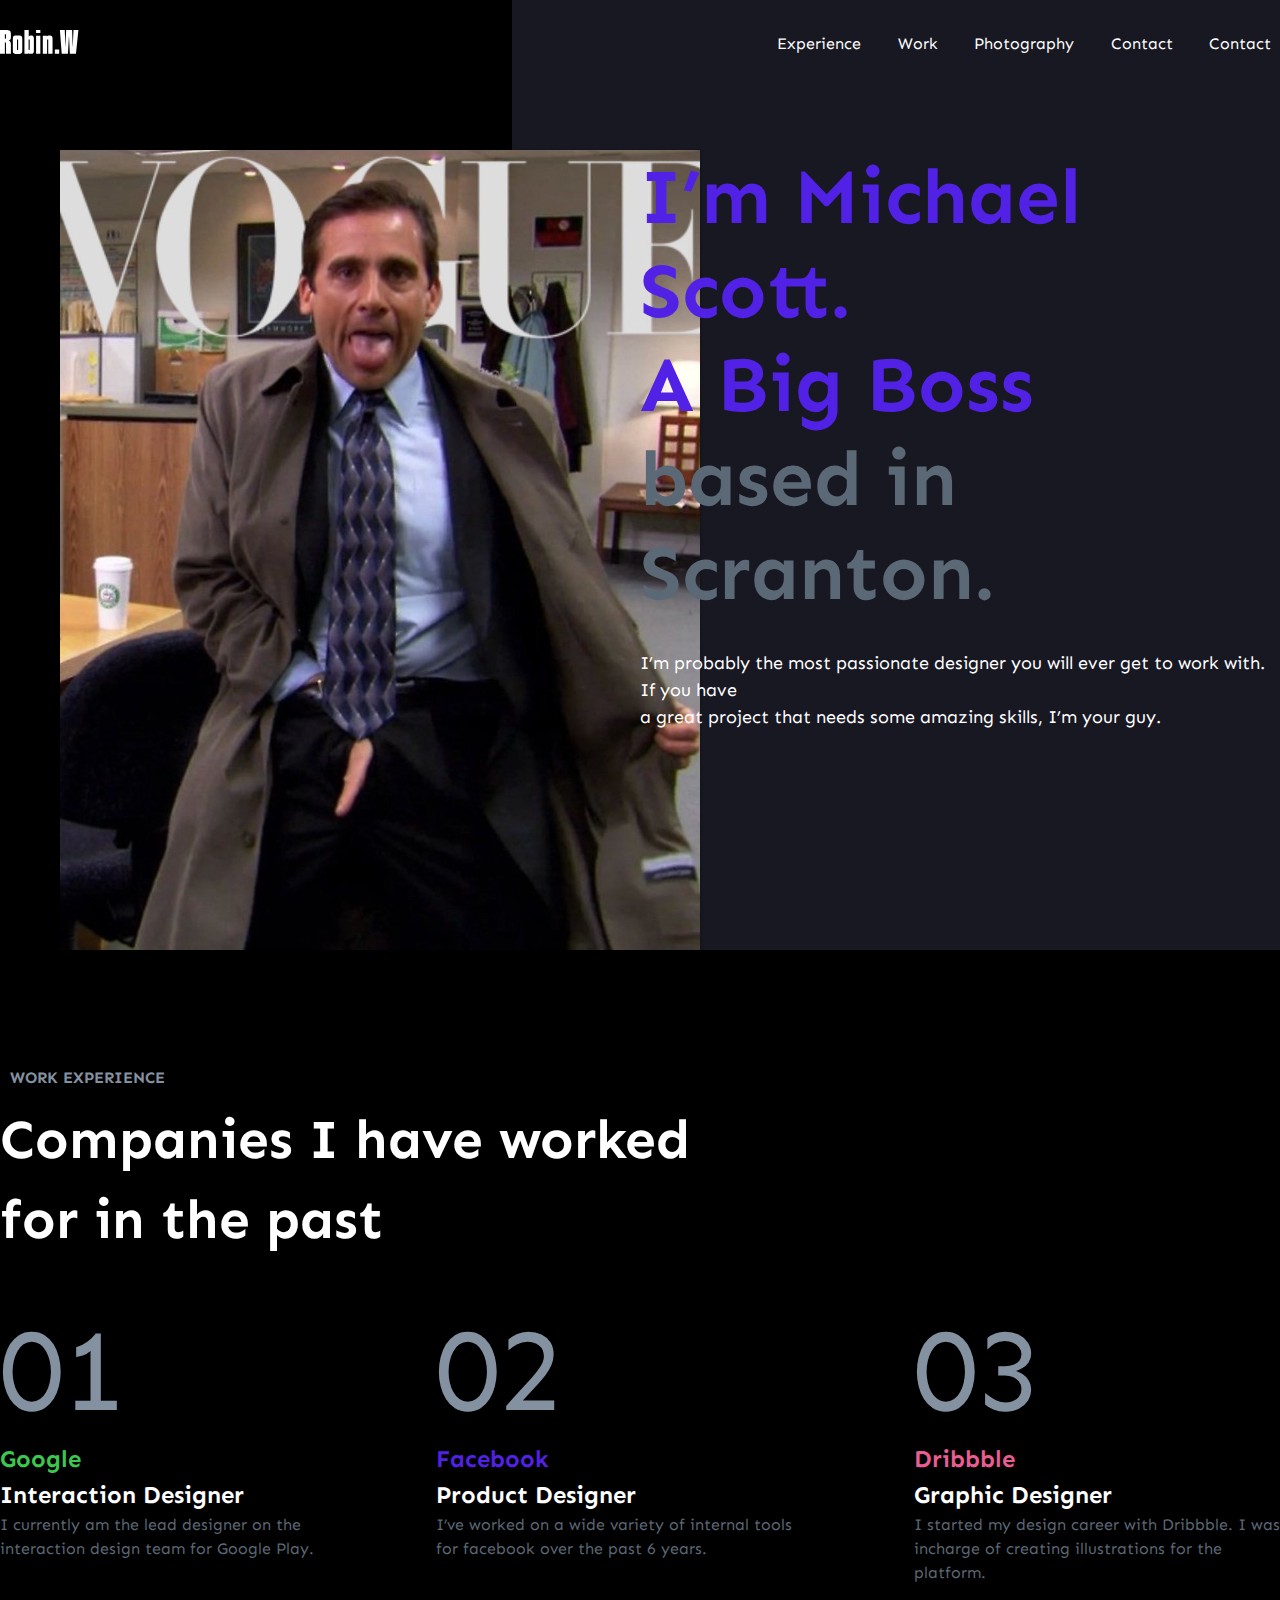
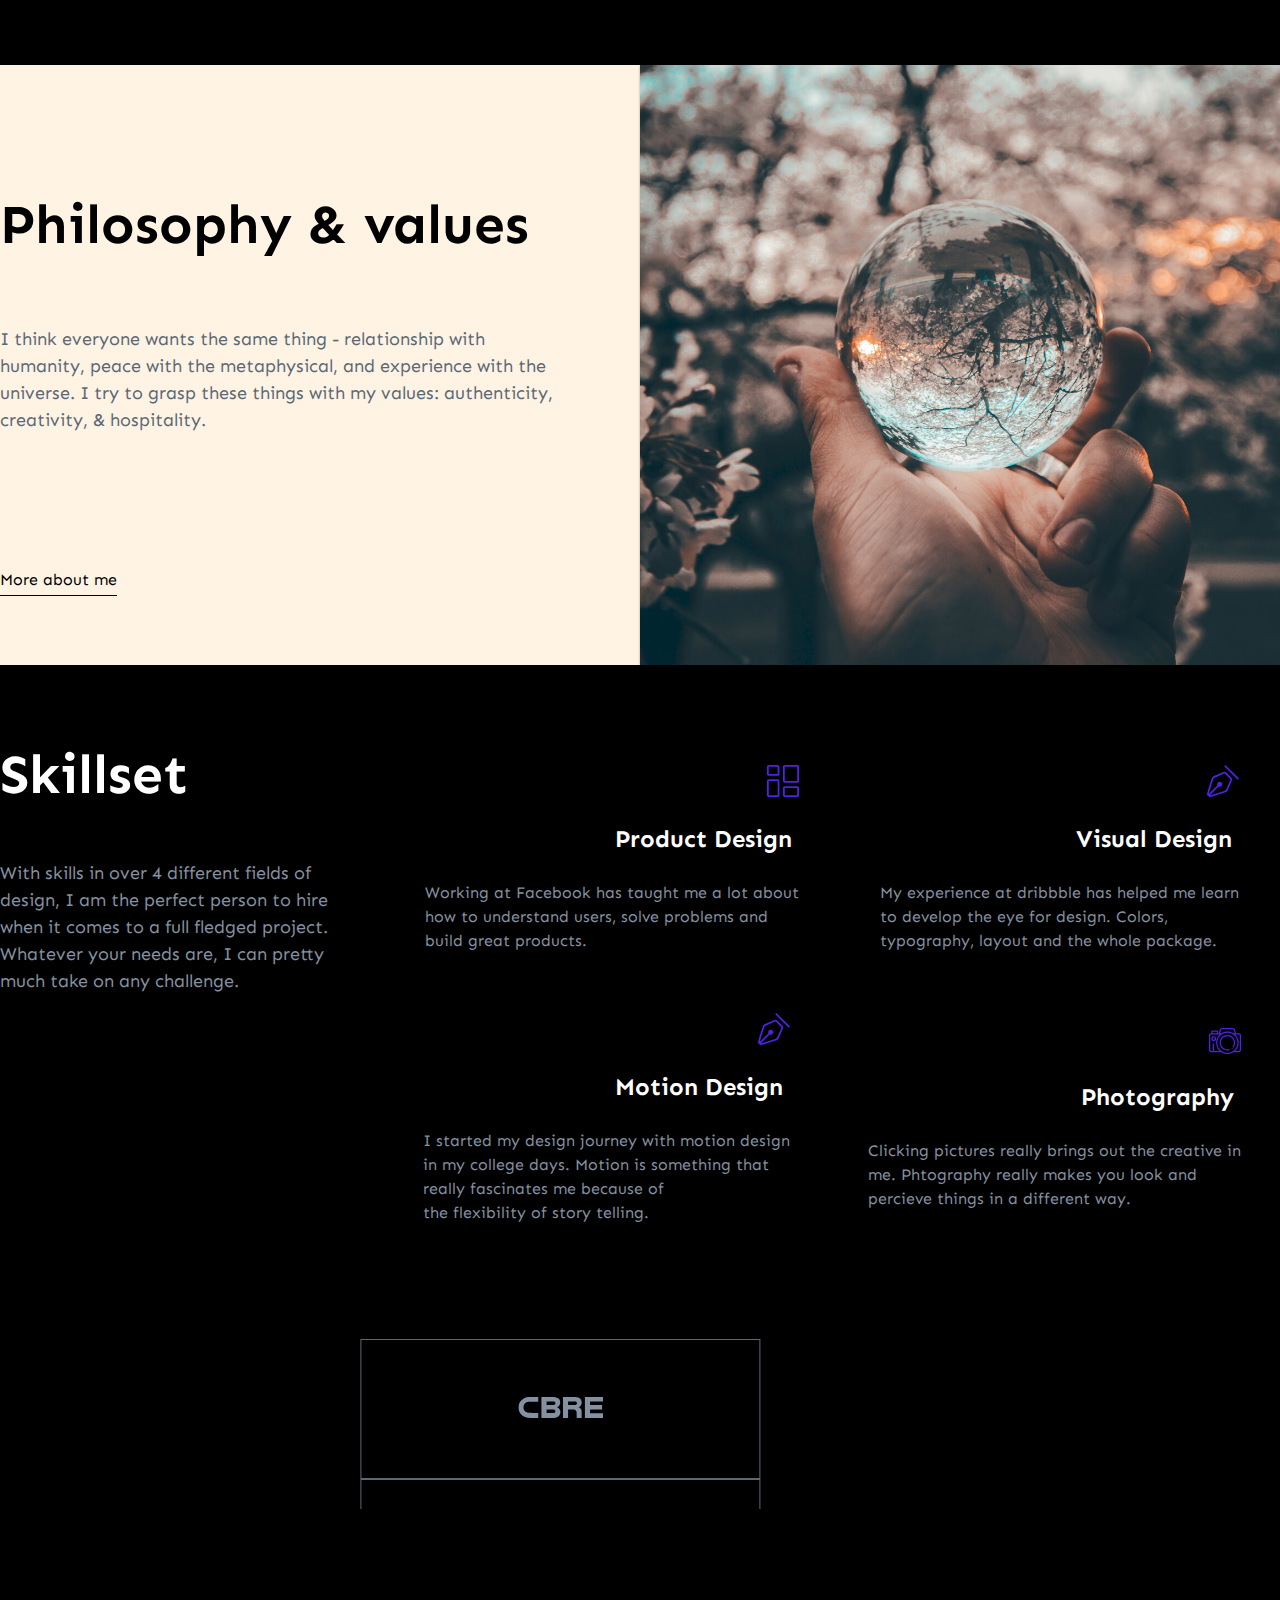
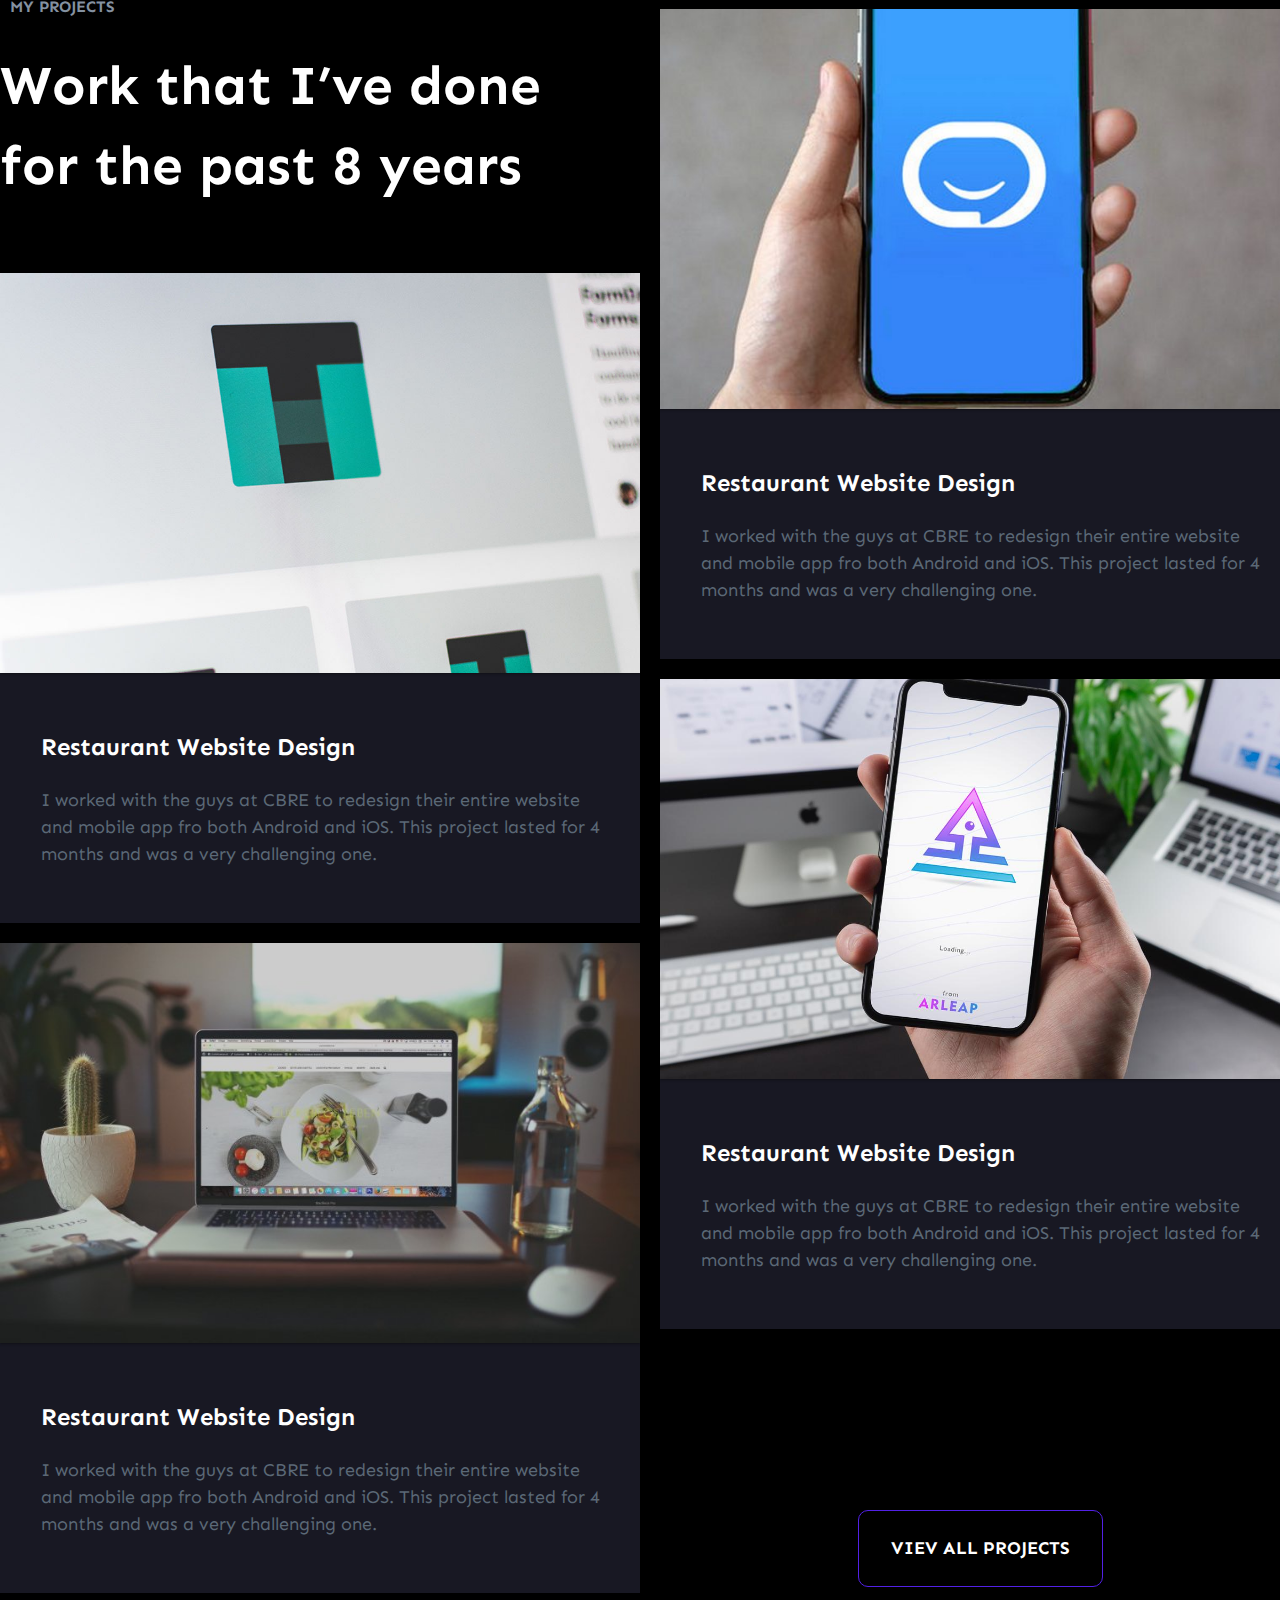
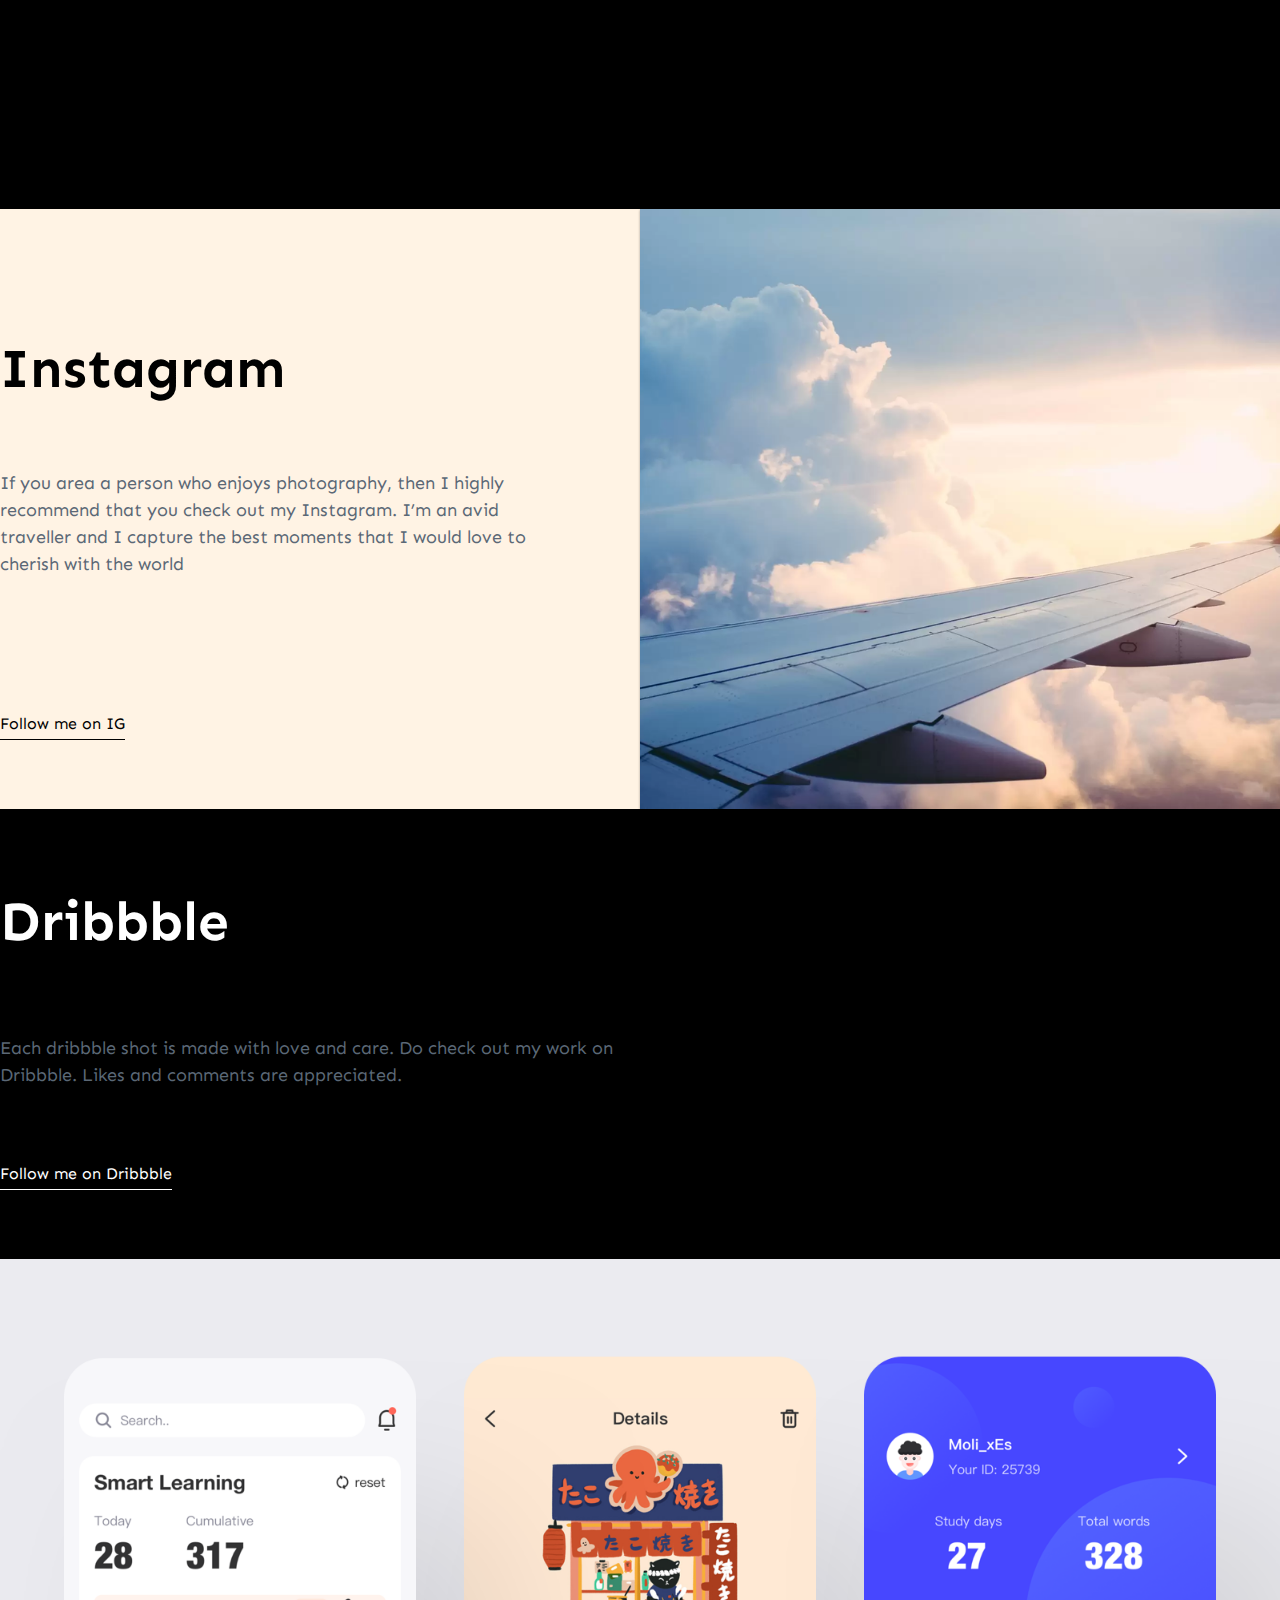
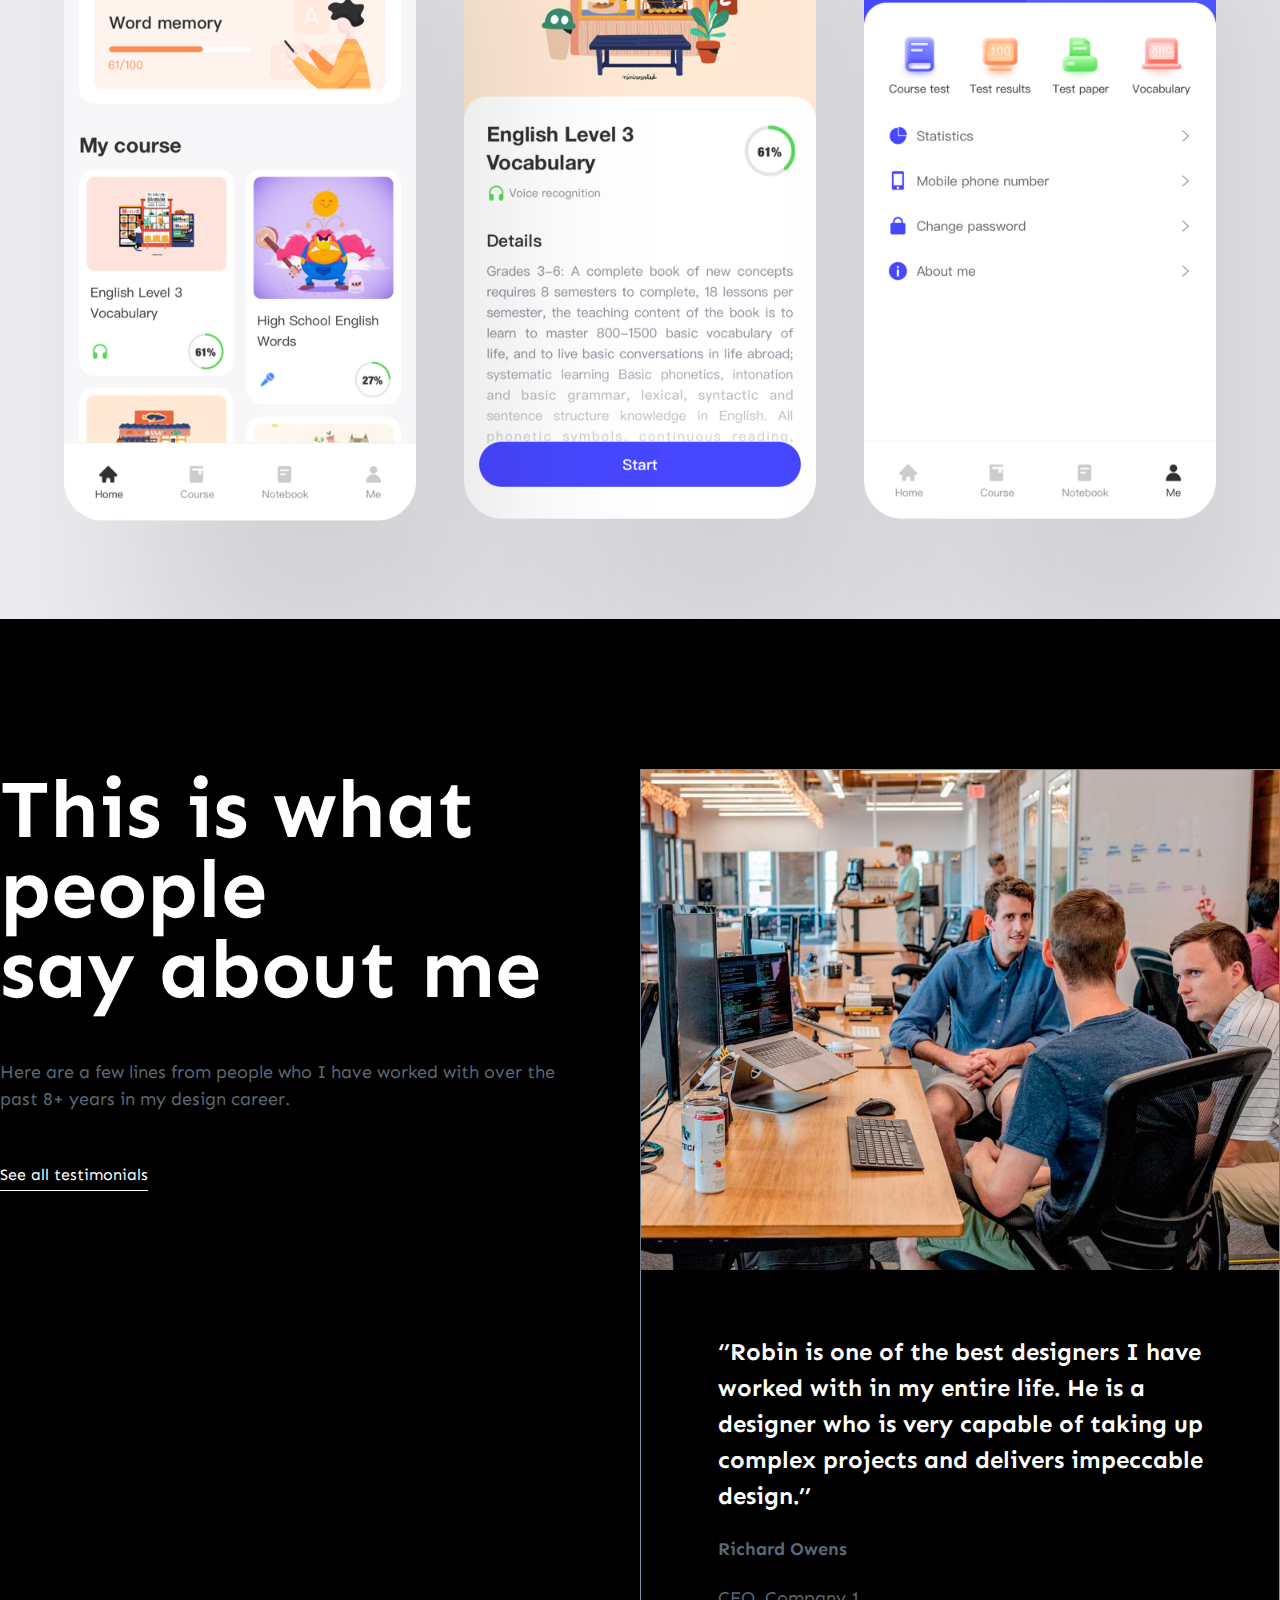
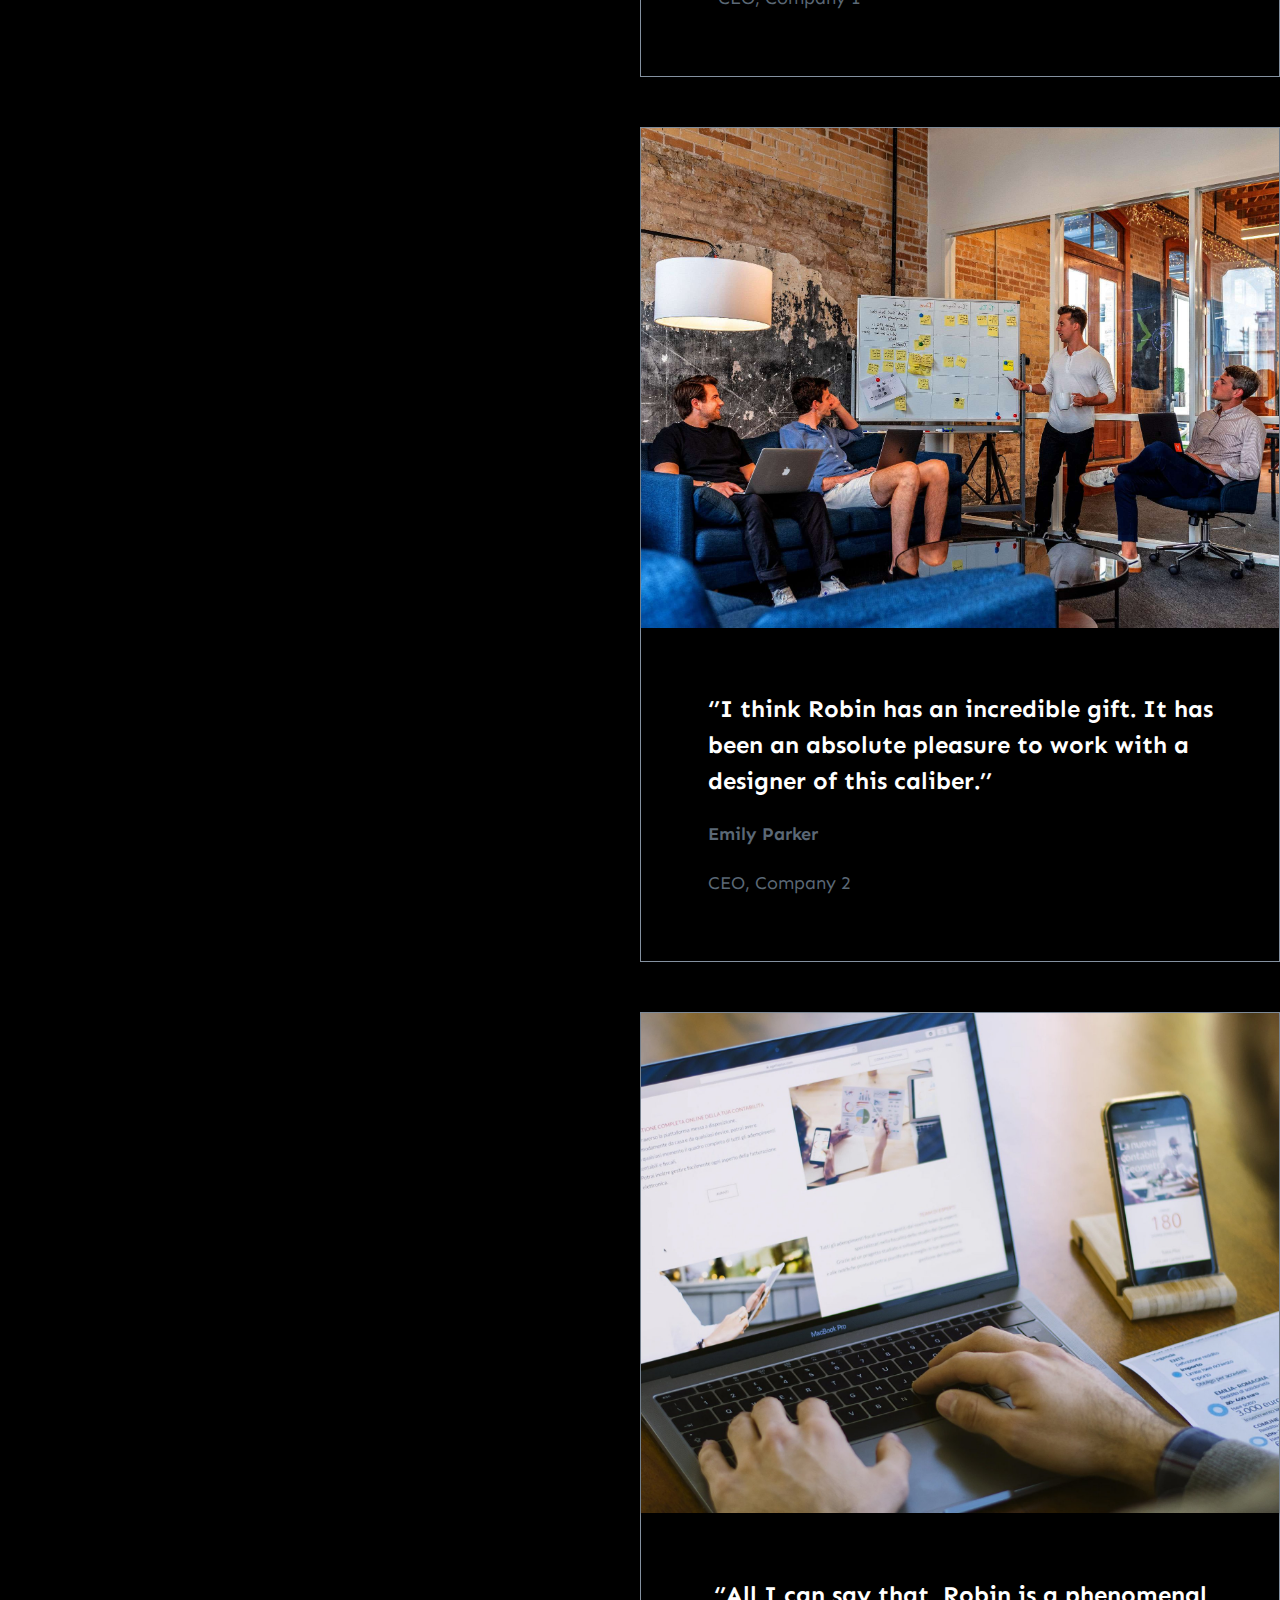
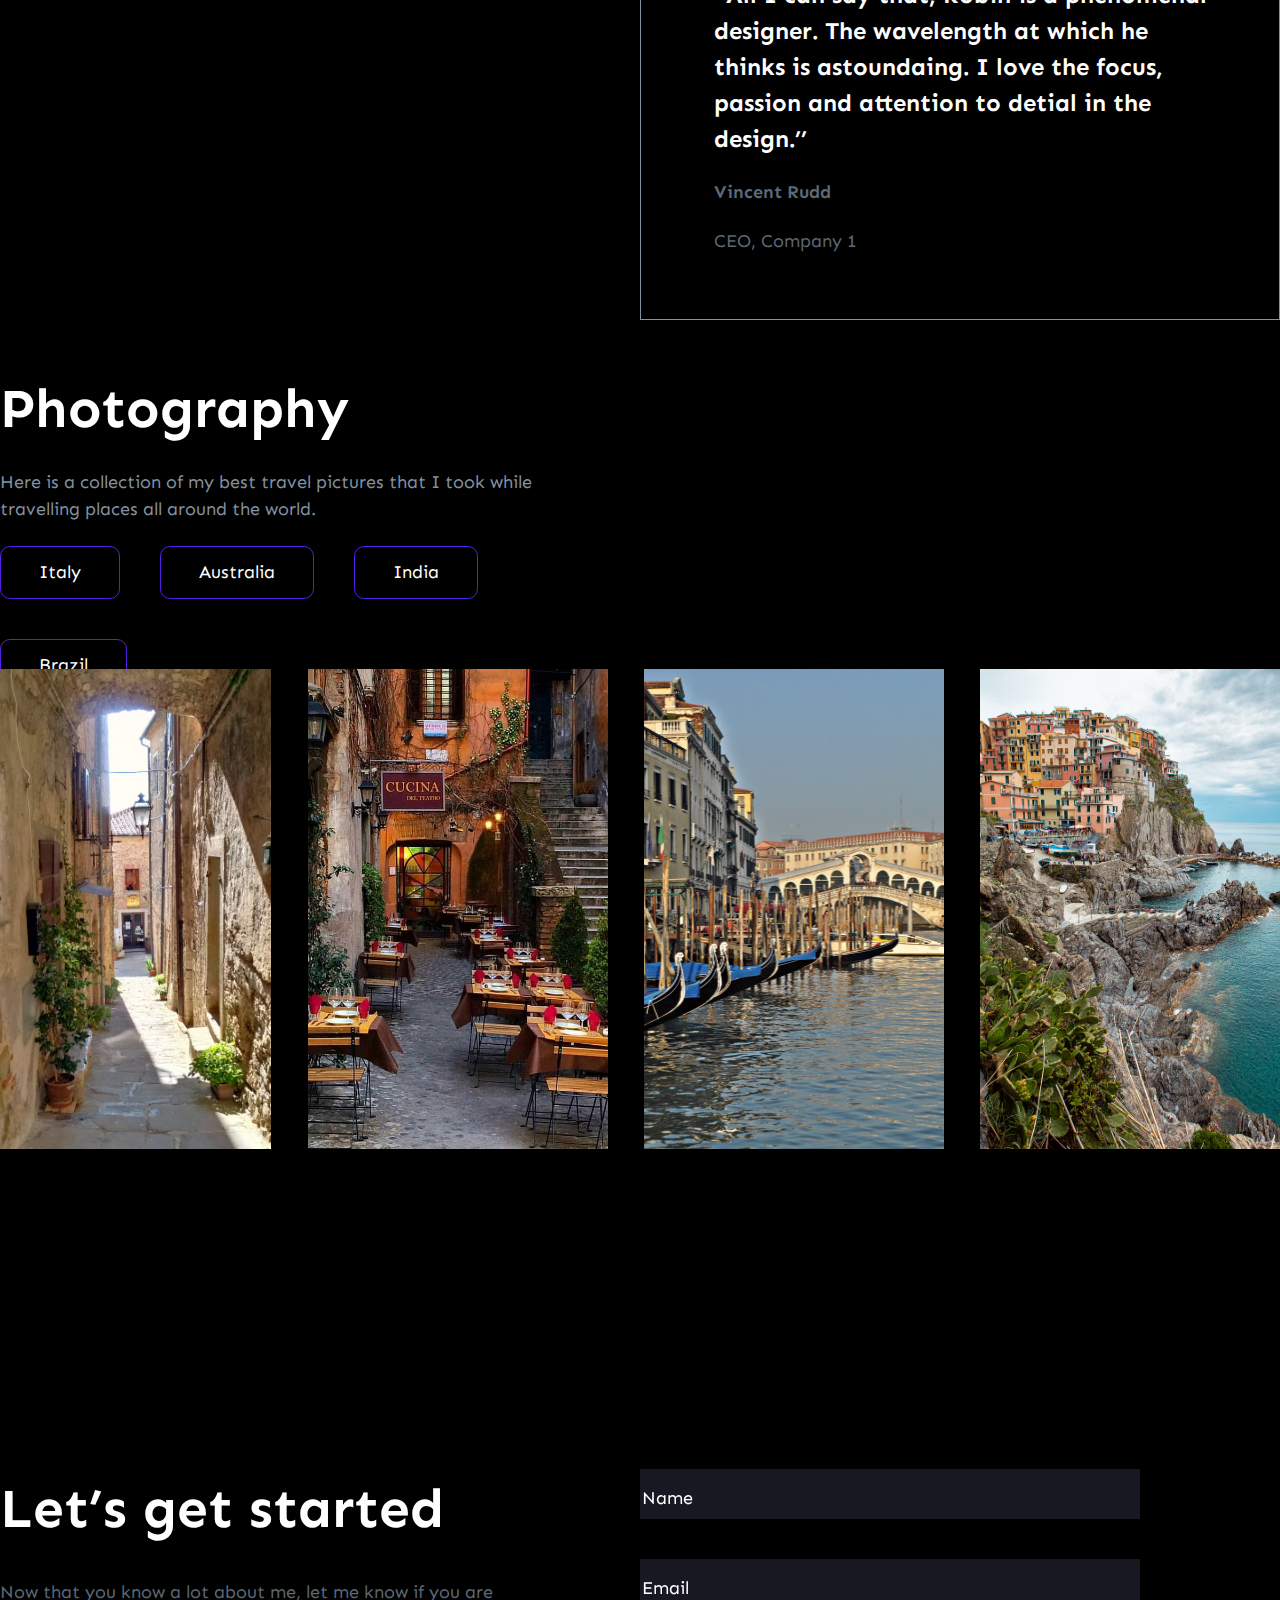
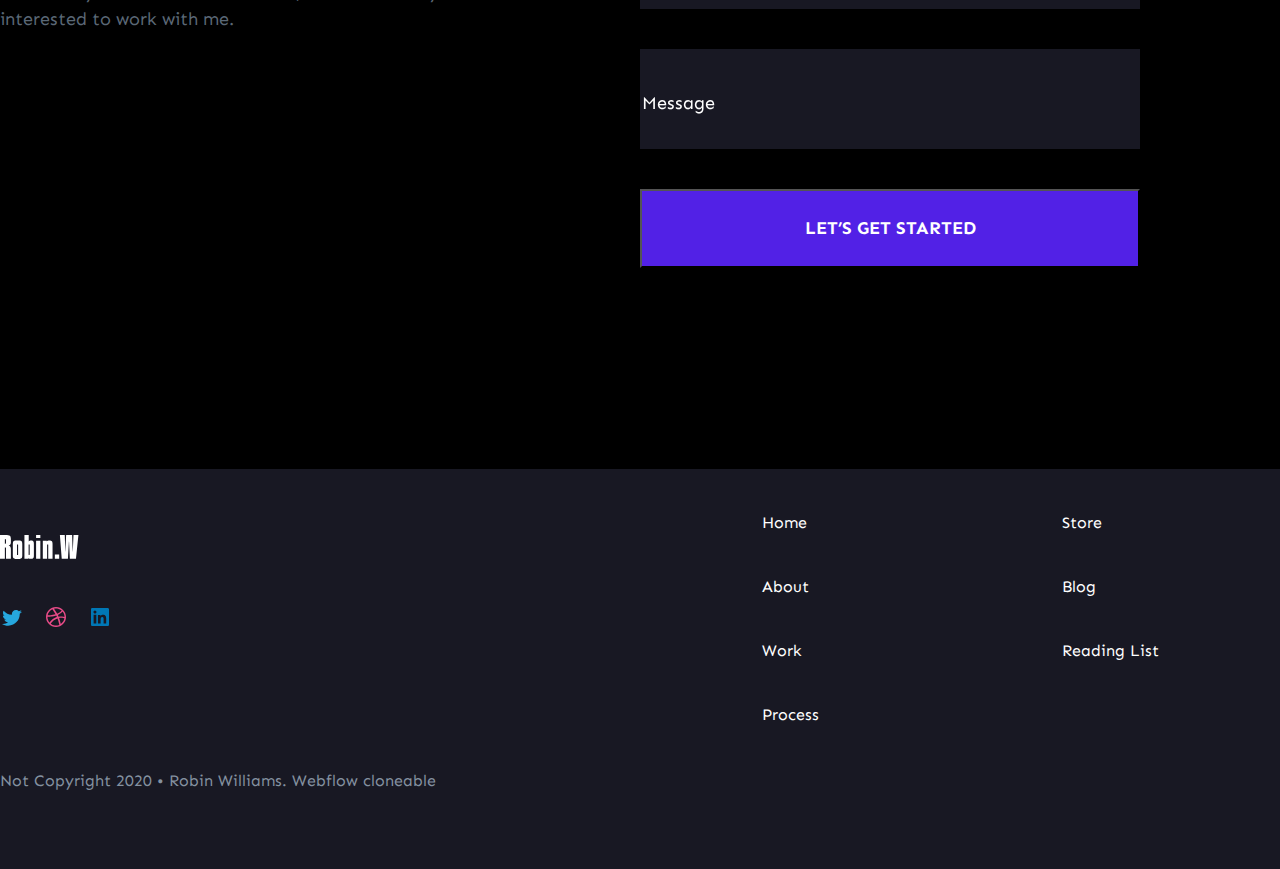
<file: src/index.html>
<!DOCTYPE html>
<html lang="en">
<head>
    <meta charset="UTF-8">
    <meta name="viewport" content="width=device-width, initial-scale=1.0">
    <meta http-equiv="X-UA-Compatible" content="ie=edge">
    <title>Robin</title>
    <meta name="title" content="RobinW">
    <meta name="description" content="Product Designer">

    <link rel="icon" type="image/png" sizes="32x32" href="icons/skill_icon.svg">

    <link rel="stylesheet" href="css/owl.carousel.min.css">

    <link rel="stylesheet" href="css/style.min.css">

    <link rel="preconnect" href="https://fonts.googleapis.com">
    <link rel="preconnect" href="https://fonts.gstatic.com" crossorigin>
    <link href="https://fonts.googleapis.com/css2?family=Bebas+Neue&family=Lato:ital,wght@0,100;0,300;0,400;0,700;0,900;1,100;1,300;1,400;1,700;1,900&family=Open+Sans:ital,wght@0,300..800;1,300..800&family=Roboto:ital,wght@0,100;0,300;0,400;0,500;0,700;0,900;1,100;1,300;1,400;1,500;1,700;1,900&family=Rufina:wght@400;700&family=Sen:wght@400..800&display=swap" rel="stylesheet">
</head>
<body>
    <header id="menu" class="header">
        <div class="container">
            <nav class="header_content">
                <div class="menu_logo">
                    <a href="#">
                        <img src="img/logo.svg" alt="logo">
                    </a>
                </div>
                <div class="menu_nav">
                    <a href="#">Experience</a>
                    <a href="#">Work</a>
                    <a href="#">Photography</a>
                    <a href="#">Contact</a>
                    <a href="#">Contact</a>
                </div>
            </nav>
        </div>
    </header>

    <main class="main">
        <div class="container">
            <div class="main_content">
                <div class="main_img">
                    <img src="img/michael.jpg" alt="main">
                </div>
                <div class="main_title">
                    <h1>
                        I’m Michael Scott. <br>
                        A Big Boss <br>
                        <span class="gray_h1">based in Scranton.</span>
                    </h1>
                </div>
                <div class="main_subtitle">
                    <p>
                        I’m probably the most passionate designer you will ever get to work with. If you have <br>
                        a great project that needs some amazing skills, I’m your guy.
                    </p>
                </div>
            </div>
        </div>
    </main>

    <section class="company">
        <div class="container">
            <div class="company_content">
                <div class="company_subtitle">
                    <p>
                        work experience
                    </p>
                </div>
                <div class="company_title">
                    <h2>
                        Companies I have worked <br>
                        for in the past
                    </h2>
                </div>
                <div class="company_inner">
                    <div class="company_item">
                        <p>
                            01
                        </p>
                        <h3>
                            <span class="green">Google</span> <br>
                            Interaction Designer
                        </h3>
                        <p>
                            I currently am the lead designer on the <br>
                            interaction design team for Google Play.
                        </p>
                    </div>
                    <div class="company_item">
                        <p>
                                02
                        </p>
                        <h3>
                            <span class="blue">Facebook</span> <br>
                            Product Designer
                        </h3>
                        <p>
                            I’ve worked on a wide variety of internal tools <br>
                            for facebook over the past 6 years.
                        </p>
                    </div>
                    <div class="company_item">
                        <p>
                            03
                        </p>
                        <h3>
                            <span class="pink">Dribbble</span> <br>
                            Graphic Designer
                        </h3>
                        <p>
                            I started my design career with Dribbble. I was <br>
                            incharge of creating illustrations for the <br> 
                            platform.
                        </p>
                    </div>
                </div>
            </div>
        </div>
    </section>

    <section class="values">
        <div class="container">
            <div class="values_content">
                <div class="values_title">
                    <h2>
                        Philosophy & values
                    </h2>
                </div>
                <div class="values_subtitle">
                    <p>
                        I think everyone wants the same thing - relationship with <br>
                        humanity, peace with the metaphysical, and experience with the <br>
                        universe. I try to grasp these things with my values: authenticity, <br>
                        creativity, & hospitality.
                    </p>
                </div>
                <div class="values_btn">
                    <a href="#">More about me</a>
                </div>
                <div class="values_img">
                    <img src="img/values_bg.jpg" alt="values">
                </div>
            </div>
        </div>
    </section>

    <section class="skillset">
        <div class="container">
            <div class="skillset_content">
                <div class="skillset_title">
                    <h2>
                        Skillset
                    </h2>
                </div>
                <div class="skillset_subtitle">
                    <p>
                        With skills in over 4 different fields of <br>
                        design, I am the perfect person to hire <br> 
                        when it comes to a full fledged project. <br> 
                        Whatever your needs are, I can pretty <br> 
                        much take on any challenge.
                    </p>
                </div>
                <div class="skillset_inner">
                    <div class="skillset_item">
                        <img src="icons/skill_icon2.svg" alt="icon">
                        <h3>
                            Product Design
                        </h3>
                        <p>
                            Working at Facebook has taught me a lot about <br> 
                            how to understand users, solve problems and <br> 
                            build great products.
                        </p>
                    </div>
                    <div class="skillset_item">
                        <img src="icons/skill_icon.svg" alt="icon">
                        <h3>
                            Visual Design
                        </h3>
                        <p>
                            My experience at dribbble has helped me learn <br> 
                            to develop the eye for design. Colors, <br> 
                            typography, layout and the whole package. 
                        </p>
                    </div>
                    <div class="skillset_item">
                        <img src="icons/skill_icon3.svg" alt="icon">
                        <h3>
                            Motion Design
                        </h3>
                        <p>
                            I started my design journey with motion design <br> 
                            in my college days. Motion is something that <br> 
                            really fascinates me because of <br> 
                            the flexibility of story telling. 
                        </p>
                    </div>
                    <div class="skillset_item">
                        <img src="icons/skill_icon4.svg" alt="icon">
                        <h3>
                            Photography
                        </h3>
                        <p>
                            Clicking pictures really brings out the creative in <br> 
                            me. Phtography really makes you look and <br> 
                            percieve things in a different way.
                        </p>
                    </div>
                </div>
            </div>
        </div>
    </section>

    <section class="slider">
        <div class="container">
            <div class="owl-carousel owl-theme slider_items" id="slider">
                <div class="item">
                    <a href="#">
                        <img src="img/slide/slide.svg" alt="slide">
                    </a>
                </div>
                <div class="item">
                    <a href="#">
                        <img src="img/slide/slide2.svg" alt="slide">
                    </a>
                </div>
                <div class="item">
                    <a href="#">
                        <img src="img/slide/slide3.svg" alt="slide">
                    </a>
                </div>
                <div class="item">
                    <a href="#">
                        <img src="img/slide/slide4.svg" alt="slide">
                    </a>
                </div>
                <div class="item">
                    <a href="#">
                        <img src="img/slide/slide.svg" alt="slide">
                    </a>
                </div>
                <div class="item">
                    <a href="#">
                        <img src="img/slide/slide.svg" alt="slide">
                    </a>
                </div>
            </div>
        </div>
    </section>

    <section class="work">
        <div class="container">
            <div class="work_content">
                <div class="work_subtitle">
                    <p>
                        MY PROJECTS
                    </p>
                </div>
                <div class="work_title">
                    <h2>
                        Work that I’ve done <br> 
                        for the past 8 years
                    </h2>
                </div>
                <div class="work_items_left">
                    <div class="work_item">
                        <div class="work_img">
                            <img src="img/work/work_item.jpg" alt="work">
                        </div>
                        <div class="work_descr_text">
                            <h3>
                                Restaurant Website Design
                            </h3>
                            <p>
                                I worked with the guys at CBRE to redesign their entire website <br> 
                                and mobile app fro both Android and iOS. This project lasted for 4 <br> 
                                months and was a very challenging one.
                            </p>
                        </div>
                    </div>
                    <div class="work_item">
                        <div class="work_img">
                            <img src="img/work/work_item2.jpg" alt="work">
                        </div>
                        <div class="work_descr_text">
                            <h3>
                                Restaurant Website Design
                            </h3>
                            <p>
                                I worked with the guys at CBRE to redesign their entire website <br> 
                                and mobile app fro both Android and iOS. This project lasted for 4 <br> 
                                months and was a very challenging one.
                            </p>
                        </div>
                    </div>
                </div>
                <div class="work_items_right">
                    <div class="work_item">
                        <div class="work_img">
                            <img src="img/work//work_item3.jpg" alt="work">
                        </div>
                        <div class="work_descr_text">
                            <h3>
                                Restaurant Website Design
                            </h3>
                            <p>
                                I worked with the guys at CBRE to redesign their entire website <br> 
                                and mobile app fro both Android and iOS. This project lasted for 4 <br> 
                                months and was a very challenging one.
                            </p>
                        </div>
                    </div>
                    <div class="work_item">
                        <div class="work_img">
                            <img src="img/work/work_item4.jpg" alt="work">
                        </div>
                        <div class="work_descr_text">
                            <h3>
                                Restaurant Website Design
                            </h3>
                            <p>
                                I worked with the guys at CBRE to redesign their entire website <br> 
                                and mobile app fro both Android and iOS. This project lasted for 4 <br> 
                                months and was a very challenging one.
                            </p>
                        </div>
                    </div>
                </div>
                <div class="work_btn">
                    <a href="#">Viev all projects</a>
                </div>
            </div>
        </div>
    </section>

    <section class="instagram">
        <div class="container">
            <div class="instagram_content">
                <div class="insta_title">
                    <h2>
                        Instagram
                    </h2>
                </div>
                <div class="insta_subtitle">
                    <p>
                        If you area a person who enjoys photography, then I highly <br> 
                        recommend that you check out my Instagram. I’m an avid <br> 
                        traveller and I capture the best moments that I would love to <br> 
                        cherish with the world
                    </p>
                </div>
                <div class="insta_btn">
                    <a href="#">Follow me on IG</a>
                </div>
                <div class="insta_img">
                    <img src="img/insta_bg.png" alt="insta">
                </div>
            </div>
        </div>
    </section>

    <section class="dribbble">
        <div class="container">
            <div class="dribbble_content">
                <div class="drib_main_text">
                    <div class="drib_title">
                        <h2>
                            Dribbble
                        </h2>
                    </div>
                    <div class="drib_subtitle">
                        <p>
                            Each dribbble shot is made with love and care. Do check out my work on <br> 
                            Dribbble. Likes and comments are appreciated.
                        </p>
                    </div>
                    <div class="drib_btn">
                        <a href="#">Follow me on Dribbble</a>
                    </div>
                </div>
                <div class="drib_img">
                    <img src="img/dribbble_bg.png" alt="dribbble">
                </div>
            </div>
        </div>
    </section>

    <section class="about">
        <div class="container">
            <div class="about_content">
                <div class="about_main_text">
                    <div class="about_title">
                        <h2>
                            This is what people <br> 
                            say about me
                        </h2>
                    </div>
                    <div class="about_subtitle">
                        <p>
                            Here are a few lines from people who I have worked with over the <br> 
                            past 8+ years in my design career.
                        </p>
                    </div>
                    <div class="about_btn">
                        <a href="#">See all testimonials</a>
                    </div>
                </div>
                <div class="about_inner">
                    <div class="about_item">
                        <div class="about_img">
                            <img src="img/about_bg.jpg" alt="about me">
                        </div>
                        <div class="about_descr_text">
                            <h3>
                                ‘’Robin is one of the best designers I have <br> 
                                worked with in my entire life. He is a <br> 
                                designer who is very capable of taking up <br> 
                                complex projects and delivers impeccable <br> 
                                design.’’
                            </h3>
                            <h4>
                                Richard Owens
                            </h4>
                            <p>
                                CEO, Company 1
                            </p>
                        </div>
                    </div>
                    <div class="about_item">
                        <div class="about_img">
                            <img src="img/about_bg2.jpg" alt="about me">
                        </div>
                        <div class="about_descr_text">
                            <h3>
                                ‘’I think Robin has an incredible gift. It has <br> 
                                been an absolute pleasure to work with a <br> 
                                designer of this caliber.’’
                            </h3>
                            <h4>
                                Emily Parker
                            </h4>
                            <p>
                                CEO, Company 2
                            </p>
                        </div>
                    </div>
                    <div class="about_item">
                        <div class="about_img">
                            <img src="img/about_bg3.jpg" alt="about me">
                        </div>
                        <div class="about_descr_text">
                            <h3>
                                ‘’All I can say that, Robin is a phenomenal <br> 
                                designer. The wavelength at which he <br> 
                                thinks is astoundaing. I love the focus, <br> 
                                passion and attention to detial in the <br> 
                                design.’’
                            </h3>
                            <h4>
                                Vincent  Rudd
                            </h4>
                            <p>
                                CEO, Company 1
                            </p>
                        </div>
                    </div>
                </div>
            </div>
        </div>
    </section>

    <section class="photo">
        <div class="container">
            <div class="photo_content">
                <div class="photo_text">
                    <h2>
                        Photography
                    </h2>
                    <p>
                        Here is a collection of my best travel pictures that I took while <br> 
                        travelling places all around the world. 
                    </p>
                </div>
                <div class="photo_tabs">
                    <button class="tabs_btn" data-tab="italy">Italy</button>
                    <button class="tabs_btn" data-tab="australia">Australia</button>
                    <button class="tabs_btn" data-tab="india">India</button>
                    <button class="tabs_btn" data-tab="brazil">Brazil</button>
                </div>
                <div class="photo_item">
                    <div class="tabs_item _active" id="italy">
                        <img src="img/photo_item.jpg" alt="italy">
                        <img src="img/photo_item2.jpg" alt="italy">
                        <img src="img/photo_item3.jpg" alt="italy">
                        <img src="img/photo_item4.jpg" alt="italy">
                    </div>
                    <div class="tabs_item" id="australia">
                        <img src="img/photo_item2.jpg" alt="Australia">
                    </div>
                    <div class="tabs_item" id="india">
                        <img src="img/photo_item3.jpg" alt="India">
                    </div>
                    <div class="tabs_item" id="brazil">
                        <img src="img/photo_item4.jpg" alt="Brazil">
                    </div>
                </div>
            </div>
        </div>
    </section>

    <section class="form">
        <div class="container">
            <div class="form_content">
                <div class="form_text">
                    <h2>
                        Let’s get started
                    </h2>
                    <p>
                        Now that you know a lot about me, let me know if you are <br> 
                        interested to work with me.
                    </p>
                </div>
                <div class="form_request">
                    <form id="form_action" action="/" method="POST" class="inner_form">
                        <p>
                            <input class="input_name" type="text" name="name" id="name" placeholder="Name" required>
                        <p>
                            <input class="input_email" type="email" name="email" id="email" placeholder="Email" required size="10">
                        </p>
                        <p>
                            <input class="input_message" type="text" name="text" id="text" placeholder="Message" required size="30">
                        </p>
                        <button type="submit" class="label_btn">
                            Let’s get started
                        </button>
                        <div id="loader" class="hidden">
                            Sending
                        </div>
                    </form>
                </div>
            </div>
        </div>
    </section>

    <footer class="footer">
        <div class="container">
            <div class="footer_content">
                <div class="footer_logo">
                    <a href="#">
                        <img src="img/logo.svg" alt="logo">
                    </a>
                </div>
                <div class="footer_icons">
                    <a href="#">
                        <img src="icons/Twitter_Logo 1.svg" alt="Twitter">
                    </a>
                    <a href="https://learn.javascript.ru/">
                        <img src="icons/Dribbble_Logo.svg" alt="Dribbble">
                    </a>
                    <a href="#">
                        <img src="icons/Linkedin_logo.svg" alt="Linkedin">
                    </a>
                </div>
                <div class="footer_copiright">
                    <p>Not Copyright 2020 • Robin Williams. Webflow cloneable</p>
                </div>
                <div class="footer_nav">
                    <div class="nav_left">
                        <a href="#">Home</a>
                        <a href="#">About</a>
                        <a href="#">Work</a>
                        <a href="#">Process</a>
                    </div>
                    <div class="nav_right">
                        <a href="#">Store</a>
                        <a href="#">Blog</a>
                        <a href="#">Reading List</a>
                    </div>
                </div>
            </div>
        </div>
    </footer>

    <script src="js/script.js"></script>
    <script src="https://code.jquery.com/jquery-3.4.1.min.js"></script>
    <script src="js/owl.carousel.min.js"></script> 
</body>
</html>
</file>
<file: src/css/style.min.css>
*{-webkit-box-sizing:border-box;box-sizing:border-box;margin:0}html{font-family:"Sen",sans-serif;scroll-behavior:smooth}img{max-width:100%}ul{list-style-type:none}.container{max-width:1296px;width:100%;margin:0 auto}.header{min-height:88px;background:-webkit-gradient(linear, left top, right top, color-stop(40%, #000000), color-stop(30%, #181823));background:linear-gradient(to right, #000000 40%, #181823 30%);position:fixed;top:0;width:100%;z-index:2;-webkit-transition:all .4s ease;transition:all .4s ease}.header .header_content{display:grid;grid-template-columns:50% 10% 40%;grid-template-rows:88px;-webkit-box-align:center;-ms-flex-align:center;align-items:center}.header .header_content .menu_logo{grid-column:1/3;grid-row:1;display:-webkit-box;display:-ms-flexbox;display:flex;-webkit-box-align:center;-ms-flex-align:center;align-items:center}.header .header_content .menu_logo a{-webkit-transform:scale(1);transform:scale(1)}.header .header_content .menu_nav{grid-column:3/3;grid-row:1;display:-webkit-box;display:-ms-flexbox;display:flex;-webkit-box-pack:justify;-ms-flex-pack:justify;justify-content:space-between;overflow:hidden}.header .header_content .menu_nav a{font-family:Sen;font-size:16px;font-weight:400;line-height:24px;color:#fff;padding:9px 9px;-webkit-transition:all .5s ease;transition:all .5s ease;text-decoration:none}.header .header_content .menu_nav a:hover{background-color:#5221e6;-webkit-transform:translateX(-10px);transform:translateX(-10px);border-radius:10px}.header .header_content .menu_nav a:hover:first-child{-webkit-transform:translateX(10px);transform:translateX(10px)}.header .header_content .menu_nav a:hover:nth-child(2){-webkit-transform:translateX(10px);transform:translateX(10px)}.header .header_content .menu_nav a:active{background-color:#e95d90}.main{min-height:814px;background:-webkit-gradient(linear, left top, right top, color-stop(40%, #000000), color-stop(30%, #181823));background:linear-gradient(to right, #000000 40%, #181823 30%)}.main .main_content{display:grid;grid-template-columns:50% 50%;grid-template-rows:150px 500px 300px}.main .main_content .main_img{grid-column:1;grid-row:2/2 span;display:-webkit-box;display:-ms-flexbox;display:flex}.main .main_content .main_img img{min-height:700px;-webkit-transform:translateX(60px);transform:translateX(60px);-o-object-fit:cover;object-fit:cover;z-index:0;-webkit-box-shadow:0 1px 3px rgba(0,0,0,.12),0 1px 2px rgba(0,0,0,.24);box-shadow:0 1px 3px rgba(0,0,0,.12),0 1px 2px rgba(0,0,0,.24);-webkit-transition:all .6s ease;transition:all .6s ease}.main .main_content .main_img img:hover{-webkit-transform:scale(1.02);transform:scale(1.02);-webkit-box-shadow:0 2px 40px #000,0 2px 50px #000;box-shadow:0 2px 40px #000,0 2px 50px #000}.main .main_content .main_title{grid-column:2 span;grid-row:2/3;display:-webkit-box;display:-ms-flexbox;display:flex;-webkit-box-pack:end;-ms-flex-pack:end;justify-content:end;position:relative}.main .main_content .main_title h1{z-index:1;font-family:Sen;font-size:78px;font-weight:700;line-height:94px;color:#5221e6}.main .main_content .main_title h1 .gray_h1{color:#5b6876;-webkit-transition:all .6s ease;transition:all .6s ease}.main .main_content .main_title h1 .gray_h1:hover{color:#3cc74e}.main .main_content .main_subtitle{grid-column:2 span;grid-row:3/3;position:relative;-webkit-box-pack:end;-ms-flex-pack:end;justify-content:end;display:-webkit-box;display:-ms-flexbox;display:flex}.main .main_content .main_subtitle p{z-index:1;font-family:Sen;font-size:18px;font-weight:400;line-height:27px;color:#fff}.company{min-height:715px;background-color:#000}.company .company_content{display:grid;grid-template-columns:33% 33% 34%;grid-template-rows:150px 200px 1fr}.company .company_content .company_subtitle{grid-column:1/3;grid-row:1;display:-webkit-box;display:-ms-flexbox;display:flex;-webkit-box-align:end;-ms-flex-align:end;align-items:flex-end}.company .company_content .company_subtitle p{font-family:Sen;font-size:16px;font-weight:700;line-height:24px;text-transform:uppercase;color:#8491a0;-webkit-transition:all .5s ease;transition:all .5s ease;padding:10px}.company .company_content .company_subtitle p:hover{-webkit-transform:translateY(-20px);transform:translateY(-20px);background-color:#5221e6;border-radius:10px;color:#fff3e4}.company .company_content .company_title{grid-column:1/2 span;grid-row:2}.company .company_content .company_title h2{font-family:Sen;font-size:55px;font-weight:700;line-height:80px;color:#fff}.company .company_content .company_inner{grid-column:1/3 span;grid-row:3;display:-webkit-box;display:-ms-flexbox;display:flex;-webkit-box-pack:justify;-ms-flex-pack:justify;justify-content:space-between}.company .company_content .company_inner p:first-child{font-family:Sen;font-size:117px;font-weight:400;line-height:141px;color:#8491a0}.company .company_content .company_inner h3{font-family:Sen;font-size:24px;font-weight:700;line-height:36px;color:#fff}.company .company_content .company_inner h3 .green{color:#3cc74e;-webkit-transition:all .5s ease;transition:all .5s ease}.company .company_content .company_inner h3 .green:hover{padding:10px;background-color:#fff3e4;border-radius:20px}.company .company_content .company_inner h3 .blue{color:#5221e6;-webkit-transition:all .5s ease;transition:all .5s ease}.company .company_content .company_inner h3 .blue:hover{background-color:#e95d90;padding:10px;border-radius:20px}.company .company_content .company_inner h3 .pink{color:#e95d90;-webkit-transition:all .5s ease;transition:all .5s ease}.company .company_content .company_inner h3 .pink:hover{background-color:#5221e6;padding:10px;border-radius:20px}.company .company_content .company_inner p{font-family:Sen;font-size:16px;font-weight:400;line-height:24px;color:#5b6876}.values{min-height:600px;background-color:#fff3e4}.values .values_content{display:grid;grid-template-columns:50% 50%;grid-template-rows:200px 230px 170px}.values .values_content .values_title{grid-column:1;grid-row:1;display:-webkit-box;display:-ms-flexbox;display:flex;-webkit-box-align:end;-ms-flex-align:end;align-items:flex-end}.values .values_content .values_title h2{font-family:Sen;font-size:55px;font-weight:700;line-height:80px;color:#000}.values .values_content .values_subtitle{grid-column:1;grid-row:2/3;display:-webkit-box;display:-ms-flexbox;display:flex;-webkit-box-align:center;-ms-flex-align:center;align-items:center;position:relative}.values .values_content .values_subtitle p{font-family:Sen;font-size:18px;font-weight:400;line-height:27px;color:#5b6876}.values .values_content .values_btn{grid-column:1;grid-row:3/3;display:-webkit-box;display:-ms-flexbox;display:flex;-webkit-box-align:center;-ms-flex-align:center;align-items:center}.values .values_content .values_btn a{font-family:Sen;font-size:16px;font-weight:400;line-height:24px;color:#000;text-underline-offset:10px;-webkit-transition:-webkit-transform .5s ease;transition:-webkit-transform .5s ease;transition:transform .5s ease;transition:transform .5s ease, -webkit-transform .5s ease}.values .values_content .values_btn a:hover{color:#5221e6;-webkit-transform:scale(1.08);transform:scale(1.08)}.values .values_content .values_btn a:active{color:#e95d90}.values .values_content .values_img{grid-column:2;grid-row:1 span;display:-webkit-box;display:-ms-flexbox;display:flex}.values .values_content .values_img img{min-height:600px;-o-object-fit:cover;object-fit:cover;-webkit-box-shadow:0 1px 3px rgba(0,0,0,.12),0 1px 2px rgba(0,0,0,.24);box-shadow:0 1px 3px rgba(0,0,0,.12),0 1px 2px rgba(0,0,0,.24);-webkit-transition:all .6s ease;transition:all .6s ease}.values .values_content .values_img img:hover{-webkit-transform:scale(1.02);transform:scale(1.02);-webkit-box-shadow:0 2px 40px #000,0 2px 50px #000;box-shadow:0 2px 40px #000,0 2px 50px #000}.skillset{min-height:664px;background-color:#000}.skillset .skillset_content{display:grid;grid-template-columns:30% 70%;grid-template-rows:70px 260px 260px}.skillset .skillset_content .skillset_title{grid-column:1;grid-row:2;display:-webkit-box;display:-ms-flexbox;display:flex;-webkit-box-align:start;-ms-flex-align:start;align-items:flex-start}.skillset .skillset_content .skillset_title h2{font-family:Sen;font-size:55px;font-weight:700;line-height:80px;color:#fff;cursor:default;-webkit-transition:all .5s ease;transition:all .5s ease}.skillset .skillset_content .skillset_title h2:hover{color:#3cc74e}.skillset .skillset_content .skillset_subtitle{grid-column:1;grid-row:2;display:-webkit-box;display:-ms-flexbox;display:flex;-webkit-box-align:end;-ms-flex-align:end;align-items:flex-end}.skillset .skillset_content .skillset_subtitle p{font-family:Sen;font-size:18px;font-weight:400;line-height:27px;color:#8491a0;-webkit-transition:all .5s ease;transition:all .5s ease}.skillset .skillset_content .skillset_subtitle p:hover{-webkit-transform:scale(1.08);transform:scale(1.08);color:#3cc74e}.skillset .skillset_content .skillset_inner{grid-column:2;grid-row:2/2 span;display:-webkit-box;display:-ms-flexbox;display:flex;-webkit-box-orient:horizontal;-webkit-box-direction:normal;-ms-flex-direction:row;flex-direction:row;-ms-flex-wrap:wrap;flex-wrap:wrap;-webkit-box-align:center;-ms-flex-align:center;align-items:center;-ms-flex-pack:distribute;justify-content:space-around}.skillset .skillset_content .skillset_inner .skillset_item{display:grid;justify-items:end;gap:17px}.skillset .skillset_content .skillset_inner .skillset_item h3{font-family:Sen;font-size:24px;font-weight:700;line-height:36px;color:#fff;cursor:default;overflow:hidden;padding:7px;border-radius:20px;-webkit-transition:all .5s ease;transition:all .5s ease}.skillset .skillset_content .skillset_inner .skillset_item h3:hover{background-color:#e95d90}.skillset .skillset_content .skillset_inner .skillset_item p{font-family:Sen;font-size:16px;font-weight:400;line-height:24px;color:#8491a0}.slider{padding:10px;min-height:180px;background-color:#000;overflow:hidden;position:relative}.slider .slider_items{display:-webkit-box;display:-ms-flexbox;display:flex;-webkit-box-orient:vertical;-webkit-box-direction:normal;-ms-flex-direction:column;flex-direction:column;-ms-flex-wrap:wrap;flex-wrap:wrap;-webkit-box-pack:justify;-ms-flex-pack:justify;justify-content:space-between;-webkit-box-align:center;-ms-flex-align:center;align-items:center;position:absolute;-webkit-transform:translateX(-7%);transform:translateX(-7%)}.slider .slider_items .item{display:-webkit-box;display:-ms-flexbox;display:flex;-webkit-box-pack:center;-ms-flex-pack:center;justify-content:center;-webkit-box-align:center;-ms-flex-align:center;align-items:center;min-width:400px;min-height:140px;border:1px solid #5b6876;-webkit-transition:all .5s ease;transition:all .5s ease}.slider .slider_items .item:hover{-webkit-transform:scale(1.02);transform:scale(1.02);border:5px solid;border-color:#5221e6}.work{padding-top:100px;min-height:1900px;background-color:#000}.work .work_content{display:grid;grid-template-columns:50% 50%;grid-auto-rows:20px 210px 500px 700px 80px;gap:20px;grid-row-gap:17px}.work .work_content .work_subtitle{grid-column:1;grid-row:1;display:-webkit-box;display:-ms-flexbox;display:flex;-webkit-box-pack:start;-ms-flex-pack:start;justify-content:flex-start;-webkit-box-align:end;-ms-flex-align:end;align-items:flex-end}.work .work_content .work_subtitle p{font-family:Sen;font-size:16px;font-weight:700;line-height:24px;text-transform:uppercase;color:#8491a0;-webkit-transition:all .5s ease;transition:all .5s ease;padding:10px}.work .work_content .work_subtitle p:hover{-webkit-transform:translateY(-20px);transform:translateY(-20px);background-color:#5221e6;border-radius:10px;color:#fff3e4}.work .work_content .work_title{grid-column:1;grid-row:2;display:-webkit-box;display:-ms-flexbox;display:flex;-webkit-box-pack:start;-ms-flex-pack:start;justify-content:flex-start;-webkit-box-align:start;-ms-flex-align:start;align-items:flex-start}.work .work_content .work_title h2{font-family:Sen;font-size:55px;font-weight:700;line-height:80px;color:#fff}.work .work_content .work_items_left{grid-column:1;grid-row:3/4 span;min-height:800px;display:-webkit-box;display:-ms-flexbox;display:flex;-webkit-box-orient:vertical;-webkit-box-direction:normal;-ms-flex-direction:column;flex-direction:column;gap:20px}.work .work_content .work_items_left .work_item{min-height:650px;display:-webkit-box;display:-ms-flexbox;display:flex;-webkit-box-pack:center;-ms-flex-pack:center;justify-content:center;-ms-flex-wrap:wrap;flex-wrap:wrap;-webkit-box-orient:horizontal;-webkit-box-direction:normal;-ms-flex-direction:row;flex-direction:row;background-color:#181823}.work .work_content .work_items_left .work_item .work_img{width:100%;height:400px;-o-object-fit:contain;object-fit:contain}.work .work_content .work_items_left .work_item .work_img img{width:100%;height:100%;-o-object-fit:cover;object-fit:cover;-webkit-box-shadow:0 1px 3px rgba(0,0,0,.12),0 1px 2px rgba(0,0,0,.24);box-shadow:0 1px 3px rgba(0,0,0,.12),0 1px 2px rgba(0,0,0,.24);-webkit-transition:all .6s ease;transition:all .6s ease}.work .work_content .work_items_left .work_item .work_img img:hover{-webkit-transform:scale(1.02);transform:scale(1.02);-webkit-box-shadow:0 2px 40px #000,0 2px 50px #000;box-shadow:0 2px 40px #000,0 2px 50px #000}.work .work_content .work_items_left .work_item .work_descr_text{display:-webkit-box;display:-ms-flexbox;display:flex;-webkit-box-pack:start;-ms-flex-pack:start;justify-content:flex-start;-webkit-box-orient:vertical;-webkit-box-direction:normal;-ms-flex-direction:column;flex-direction:column;-ms-flex-wrap:wrap;flex-wrap:wrap;-ms-flex-line-pack:center;align-content:center;-webkit-box-align:start;-ms-flex-align:start;align-items:flex-start;gap:22px}.work .work_content .work_items_left .work_item .work_descr_text h3{font-family:Sen;font-size:24px;font-weight:700;line-height:36px;color:#fff}.work .work_content .work_items_left .work_item .work_descr_text p{font-family:Sen;font-size:18px;font-weight:400;line-height:27px;color:#5b6876}.work .work_content .work_items_right{grid-column:2;grid-row:1/2 span;max-height:800px;display:-webkit-box;display:-ms-flexbox;display:flex;-webkit-box-orient:vertical;-webkit-box-direction:normal;-ms-flex-direction:column;flex-direction:column;gap:20px}.work .work_content .work_items_right .work_item{min-height:650px;display:-webkit-box;display:-ms-flexbox;display:flex;-webkit-box-pack:center;-ms-flex-pack:center;justify-content:center;-ms-flex-wrap:wrap;flex-wrap:wrap;-webkit-box-orient:horizontal;-webkit-box-direction:normal;-ms-flex-direction:row;flex-direction:row;background-color:#181823}.work .work_content .work_items_right .work_item .work_img{width:100%;height:400px;-o-object-fit:contain;object-fit:contain}.work .work_content .work_items_right .work_item .work_img img{width:100%;height:100%;-o-object-fit:cover;object-fit:cover;-webkit-box-shadow:0 1px 3px rgba(0,0,0,.12),0 1px 2px rgba(0,0,0,.24);box-shadow:0 1px 3px rgba(0,0,0,.12),0 1px 2px rgba(0,0,0,.24);-webkit-transition:all .6s ease;transition:all .6s ease}.work .work_content .work_items_right .work_item .work_img img:hover{-webkit-transform:scale(1.02);transform:scale(1.02);-webkit-box-shadow:0 2px 40px #000,0 2px 50px #000;box-shadow:0 2px 40px #000,0 2px 50px #000}.work .work_content .work_items_right .work_item .work_descr_text{display:-webkit-box;display:-ms-flexbox;display:flex;-webkit-box-pack:start;-ms-flex-pack:start;justify-content:flex-start;-webkit-box-orient:vertical;-webkit-box-direction:normal;-ms-flex-direction:column;flex-direction:column;-ms-flex-wrap:wrap;flex-wrap:wrap;-ms-flex-line-pack:center;align-content:center;-webkit-box-align:start;-ms-flex-align:start;align-items:flex-start;gap:22px}.work .work_content .work_items_right .work_item .work_descr_text h3{font-family:Sen;font-size:24px;font-weight:700;line-height:36px;color:#fff}.work .work_content .work_items_right .work_item .work_descr_text p{font-family:Sen;font-size:18px;font-weight:400;line-height:27px;color:#5b6876}.work .work_content .work_btn{grid-column:2;grid-row:5;display:-webkit-box;display:-ms-flexbox;display:flex;-webkit-box-pack:center;-ms-flex-pack:center;justify-content:center;-webkit-box-align:end;-ms-flex-align:end;align-items:flex-end}.work .work_content .work_btn a{font-family:Sen;font-size:18px;font-weight:700;line-height:27px;text-transform:uppercase;text-decoration:none;border:1px solid #5221e6;border-radius:10px;padding:24px 32px;color:#fff;-webkit-transition:all .5s ease;transition:all .5s ease}.work .work_content .work_btn a:hover{border:none;background-color:#3cc74e}.work .work_content .work_btn a:active{-webkit-transform:scale(0.9);transform:scale(0.9)}.instagram{min-height:600px;background-color:#fff3e4}.instagram .instagram_content{display:grid;grid-template-columns:50% 50%;grid-template-rows:200px 230px 170px}.instagram .instagram_content .insta_title{grid-column:1;grid-row:1;display:-webkit-box;display:-ms-flexbox;display:flex;-webkit-box-align:end;-ms-flex-align:end;align-items:flex-end}.instagram .instagram_content .insta_title h2{font-family:Sen;font-size:55px;font-weight:700;line-height:80px;color:#000}.instagram .instagram_content .insta_subtitle{grid-column:1;grid-row:2/3;display:-webkit-box;display:-ms-flexbox;display:flex;-webkit-box-align:center;-ms-flex-align:center;align-items:center;position:relative}.instagram .instagram_content .insta_subtitle p{font-family:Sen;font-size:18px;font-weight:400;line-height:27px;color:#5b6876}.instagram .instagram_content .insta_btn{grid-column:1;grid-row:3/3;display:-webkit-box;display:-ms-flexbox;display:flex;-webkit-box-align:center;-ms-flex-align:center;align-items:center}.instagram .instagram_content .insta_btn a{font-family:Sen;font-size:16px;font-weight:400;line-height:24px;color:#000;text-underline-offset:10px;-webkit-transition:-webkit-transform .5s ease;transition:-webkit-transform .5s ease;transition:transform .5s ease;transition:transform .5s ease, -webkit-transform .5s ease}.instagram .instagram_content .insta_btn a:hover{color:#5221e6;-webkit-transform:scale(1.08);transform:scale(1.08)}.instagram .instagram_content .insta_btn a:active{color:#e95d90}.instagram .instagram_content .insta_img{grid-column:2;grid-row:1 span;display:-webkit-box;display:-ms-flexbox;display:flex}.instagram .instagram_content .insta_img img{min-height:600px;-o-object-fit:cover;object-fit:cover;-webkit-box-shadow:0 1px 3px rgba(0,0,0,.12),0 1px 2px rgba(0,0,0,.24);box-shadow:0 1px 3px rgba(0,0,0,.12),0 1px 2px rgba(0,0,0,.24);-webkit-transition:all .6s ease;transition:all .6s ease}.instagram .instagram_content .insta_img img:hover{-webkit-transform:scale(1.02);transform:scale(1.02);-webkit-box-shadow:0 2px 40px #000,0 2px 50px #000;box-shadow:0 2px 40px #000,0 2px 50px #000}.dribbble{min-height:1248px;background-color:#000}.dribbble .dribbble_content{display:grid;grid-template-columns:100%;grid-template-rows:450px 1110px}.dribbble .dribbble_content .drib_main_text{display:-webkit-box;display:-ms-flexbox;display:flex;-webkit-box-pack:space-evenly;-ms-flex-pack:space-evenly;justify-content:space-evenly;-webkit-box-orient:vertical;-webkit-box-direction:normal;-ms-flex-direction:column;flex-direction:column}.dribbble .dribbble_content .drib_main_text .drib_title{grid-column:1;grid-row:1}.dribbble .dribbble_content .drib_main_text .drib_title h2{font-family:Sen;font-size:55px;font-weight:700;line-height:80px;color:#fff}.dribbble .dribbble_content .drib_main_text .drib_subtitle{grid-column:1;grid-row:1}.dribbble .dribbble_content .drib_main_text .drib_subtitle p{font-family:Sen;font-size:18px;font-weight:400;line-height:27px;color:#5b6876}.dribbble .dribbble_content .drib_main_text .drib_btn{grid-column:1;grid-row:1;display:-webkit-box;display:-ms-flexbox;display:flex}.dribbble .dribbble_content .drib_main_text .drib_btn a{font-family:Sen;font-size:16px;font-weight:400;line-height:24px;color:#000;text-underline-offset:10px;-webkit-transition:-webkit-transform .5s ease;transition:-webkit-transform .5s ease;transition:transform .5s ease;transition:transform .5s ease, -webkit-transform .5s ease;color:#fff}.dribbble .dribbble_content .drib_main_text .drib_btn a:hover{color:#5221e6;-webkit-transform:scale(1.08);transform:scale(1.08)}.dribbble .dribbble_content .drib_main_text .drib_btn a:active{color:#e95d90}.dribbble .dribbble_content .drib_img{grid-column:1;grid-row:2;width:100%;max-height:640px;-o-object-fit:contain;object-fit:contain}.dribbble .dribbble_content .drib_img img{width:100%;-o-object-fit:cover;object-fit:cover;-webkit-box-shadow:0 1px 3px rgba(0,0,0,.12),0 1px 2px rgba(0,0,0,.24);box-shadow:0 1px 3px rgba(0,0,0,.12),0 1px 2px rgba(0,0,0,.24);-webkit-transition:all .6s ease;transition:all .6s ease}.dribbble .dribbble_content .drib_img img:hover{-webkit-transform:scale(1.02);transform:scale(1.02);-webkit-box-shadow:0 2px 40px #000,0 2px 50px #000;box-shadow:0 2px 40px #000,0 2px 50px #000}.about{min-height:2800px;background-color:#000}.about .about_content{display:grid;grid-template-columns:50% 50%;grid-template-rows:1fr}.about .about_content .about_main_text{grid-column:1;grid-row:1;display:-webkit-box;display:-ms-flexbox;display:flex;-webkit-box-pack:start;-ms-flex-pack:start;justify-content:flex-start;-webkit-box-orient:vertical;-webkit-box-direction:normal;-ms-flex-direction:column;flex-direction:column;gap:50px}.about .about_content .about_main_text .about_title{font-family:Sen;font-size:55px;font-weight:700;line-height:80px;color:#fff}.about .about_content .about_main_text .about_subtitle{font-family:Sen;font-size:18px;font-weight:400;line-height:27px;color:#5b6876}.about .about_content .about_main_text .about_btn{display:-webkit-box;display:-ms-flexbox;display:flex}.about .about_content .about_main_text .about_btn a{font-family:Sen;font-size:16px;font-weight:400;line-height:24px;color:#000;text-underline-offset:10px;-webkit-transition:-webkit-transform .5s ease;transition:-webkit-transform .5s ease;transition:transform .5s ease;transition:transform .5s ease, -webkit-transform .5s ease;color:#fff}.about .about_content .about_main_text .about_btn a:hover{color:#5221e6;-webkit-transform:scale(1.08);transform:scale(1.08)}.about .about_content .about_main_text .about_btn a:active{color:#e95d90}.about .about_content .about_inner{grid-column:2/2;grid-row:1;min-height:830px;display:-webkit-box;display:-ms-flexbox;display:flex;-webkit-box-orient:vertical;-webkit-box-direction:normal;-ms-flex-direction:column;flex-direction:column;gap:50px}.about .about_content .about_inner .about_item{min-height:830px;display:-webkit-box;display:-ms-flexbox;display:flex;-webkit-box-pack:justify;-ms-flex-pack:justify;justify-content:space-between;-ms-flex-wrap:wrap;flex-wrap:wrap;-webkit-box-orient:vertical;-webkit-box-direction:normal;-ms-flex-direction:column;flex-direction:column;background-color:#000;border:1px solid #8491a0;gap:-5px}.about .about_content .about_inner .about_item .about_img{width:100%;min-height:500px;-o-object-fit:contain;object-fit:contain}.about .about_content .about_inner .about_item .about_img img{width:auto;height:100%;-o-object-fit:cover;object-fit:cover;-webkit-box-shadow:0 1px 3px rgba(0,0,0,.12),0 1px 2px rgba(0,0,0,.24);box-shadow:0 1px 3px rgba(0,0,0,.12),0 1px 2px rgba(0,0,0,.24);-webkit-transition:all .6s ease;transition:all .6s ease}.about .about_content .about_inner .about_item .about_img img:hover{-webkit-transform:scale(1.02);transform:scale(1.02);-webkit-box-shadow:0 2px 40px #000,0 2px 50px #000;box-shadow:0 2px 40px #000,0 2px 50px #000}.about .about_content .about_inner .about_descr_text{display:-webkit-box;display:-ms-flexbox;display:flex;-webkit-box-pack:center;-ms-flex-pack:center;justify-content:center;-webkit-box-orient:vertical;-webkit-box-direction:normal;-ms-flex-direction:column;flex-direction:column;-ms-flex-wrap:wrap;flex-wrap:wrap;-ms-flex-line-pack:center;align-content:center;-webkit-box-align:start;-ms-flex-align:start;align-items:flex-start;margin:10% auto;gap:22px}.about .about_content .about_inner .about_descr_text h3{font-family:Sen;font-size:24px;font-weight:700;line-height:36px;color:#fff}.about .about_content .about_inner .about_descr_text h4{font-family:Sen;font-size:18px;font-weight:700;line-height:27px;color:#5b6876;border-radius:20px;-webkit-transition:all .5s ease;transition:all .5s ease}.about .about_content .about_inner .about_descr_text h4:hover{background-color:#e95d90;color:#fff;padding:7px}.about .about_content .about_inner .about_descr_text p{font-family:Sen;font-size:18px;font-weight:400;line-height:27px;color:#5b6876}.photo{min-height:959px;background-color:#000}.photo .photo_content{display:grid;grid-template-columns:50% 50%;grid-auto-rows:200px 100px 500px 1fr}.photo .photo_content .photo_text{grid-column:1/2;grid-row:1/3;display:-webkit-box;display:-ms-flexbox;display:flex;-webkit-box-orient:vertical;-webkit-box-direction:normal;-ms-flex-direction:column;flex-direction:column;gap:20px}.photo .photo_content .photo_text h2{font-family:Sen;font-size:55px;font-weight:700;line-height:80px;color:#fff}.photo .photo_content .photo_text p{font-family:Sen;font-size:18px;font-weight:400;line-height:27px;color:#8491a0}.photo .photo_content .photo_tabs{grid-column:1;grid-row:2;display:-webkit-box;display:-ms-flexbox;display:flex;-webkit-box-orient:horizontal;-webkit-box-direction:normal;-ms-flex-direction:row;flex-direction:row;-ms-flex-wrap:wrap;flex-wrap:wrap;-webkit-box-pack:start;-ms-flex-pack:start;justify-content:flex-start;-ms-flex-line-pack:center;align-content:center;gap:40px}.photo .photo_content .photo_tabs button{font-family:Sen;font-size:18px;font-weight:400;line-height:27px;color:#fff;padding:12px 38px;border-radius:10px;background:none;border:1px solid #5221e6;-webkit-transition:all .5s ease;transition:all .5s ease;text-decoration:none}.photo .photo_content .photo_tabs button:hover{background-color:#5221e6;-webkit-transform:translateX(-10px);transform:translateX(-10px);border-radius:10px}.photo .photo_content .photo_tabs button:hover:first-child{-webkit-transform:translateX(10px);transform:translateX(10px)}.photo .photo_content .photo_tabs button:hover:nth-child(2){-webkit-transform:translateX(10px);transform:translateX(10px)}.photo .photo_content .photo_item{grid-column:1/2 span;grid-row:3 span;min-height:800px}.photo .photo_content .photo_item .tabs_item:not(._active){display:none}.photo .photo_content .photo_item .tabs_item{display:-webkit-box;display:-ms-flexbox;display:flex;-webkit-box-pack:justify;-ms-flex-pack:justify;justify-content:space-between;-webkit-box-orient:horizontal;-webkit-box-direction:normal;-ms-flex-direction:row;flex-direction:row;-ms-flex-wrap:wrap;flex-wrap:wrap;min-height:400px;min-width:300px;width:auto;height:60%;-o-object-fit:contain;object-fit:contain}.photo .photo_content .photo_item .tabs_item img{max-width:300px;height:100%;-o-object-fit:cover;object-fit:cover}.form{min-height:600px;background-color:#000}.form .form_content{display:grid;grid-template-columns:50% 50%;grid-template-rows:200px 300px}.form .form_content .form_text{grid-column:1/2;grid-row:1/2;display:-webkit-box;display:-ms-flexbox;display:flex;-webkit-box-orient:vertical;-webkit-box-direction:normal;-ms-flex-direction:column;flex-direction:column;-webkit-box-pack:start;-ms-flex-pack:start;justify-content:flex-start;gap:30px}.form .form_content .form_text h2{font-family:Sen;font-size:55px;font-weight:700;line-height:80px;color:#fff}.form .form_content .form_text p{font-family:Sen;font-size:18px;font-weight:400;line-height:27px;color:#5b6876}.form .form_content .form_request{grid-column:2/2;grid-row:1/2 span}.form .form_content .form_request .inner_form{display:-webkit-box;display:-ms-flexbox;display:flex;-webkit-box-orient:vertical;-webkit-box-direction:normal;-ms-flex-direction:column;flex-direction:column;-ms-flex-wrap:wrap;flex-wrap:wrap;-ms-flex-line-pack:start;align-content:flex-start;gap:40px}.form .form_content .form_request .inner_form .input_name{min-width:500px;min-height:50px;color:#fff;border:none;background-color:#181823}.form .form_content .form_request .inner_form .input_name:focus{outline:1px solid #5221e6}.form .form_content .form_request .inner_form .input_name::-webkit-input-placeholder{position:absolute;z-index:2;-webkit-transition:all .5s ease;transition:all .5s ease;font-family:Sen;font-size:18px;font-weight:400;line-height:27px;color:#fff}.form .form_content .form_request .inner_form .input_name::-moz-placeholder{position:absolute;z-index:2;-moz-transition:all .5s ease;transition:all .5s ease;font-family:Sen;font-size:18px;font-weight:400;line-height:27px;color:#fff}.form .form_content .form_request .inner_form .input_name:-ms-input-placeholder{position:absolute;z-index:2;-ms-transition:all .5s ease;transition:all .5s ease;font-family:Sen;font-size:18px;font-weight:400;line-height:27px;color:#fff}.form .form_content .form_request .inner_form .input_name::-ms-input-placeholder{position:absolute;z-index:2;-ms-transition:all .5s ease;transition:all .5s ease;font-family:Sen;font-size:18px;font-weight:400;line-height:27px;color:#fff}.form .form_content .form_request .inner_form .input_name::placeholder{position:absolute;z-index:2;-webkit-transition:all .5s ease;transition:all .5s ease;font-family:Sen;font-size:18px;font-weight:400;line-height:27px;color:#fff}.form .form_content .form_request .inner_form .input_name:focus::-webkit-input-placeholder{-webkit-transform:translateY(40px);transform:translateY(40px);color:#5221e6}.form .form_content .form_request .inner_form .input_name:focus::-moz-placeholder{transform:translateY(40px);color:#5221e6}.form .form_content .form_request .inner_form .input_name:focus:-ms-input-placeholder{transform:translateY(40px);color:#5221e6}.form .form_content .form_request .inner_form .input_name:focus::-ms-input-placeholder{transform:translateY(40px);color:#5221e6}.form .form_content .form_request .inner_form .input_name:focus::placeholder{-webkit-transform:translateY(40px);transform:translateY(40px);color:#5221e6}.form .form_content .form_request .inner_form .input_email{min-width:500px;min-height:50px;color:#fff;background-color:#181823;border:none}.form .form_content .form_request .inner_form .input_email:focus{outline:1px solid #5221e6}.form .form_content .form_request .inner_form .input_email::-webkit-input-placeholder{position:absolute;z-index:2;-webkit-transition:all .5s ease;transition:all .5s ease;font-family:Sen;font-size:18px;font-weight:400;line-height:27px;color:#fff}.form .form_content .form_request .inner_form .input_email::-moz-placeholder{position:absolute;z-index:2;-moz-transition:all .5s ease;transition:all .5s ease;font-family:Sen;font-size:18px;font-weight:400;line-height:27px;color:#fff}.form .form_content .form_request .inner_form .input_email:-ms-input-placeholder{position:absolute;z-index:2;-ms-transition:all .5s ease;transition:all .5s ease;font-family:Sen;font-size:18px;font-weight:400;line-height:27px;color:#fff}.form .form_content .form_request .inner_form .input_email::-ms-input-placeholder{position:absolute;z-index:2;-ms-transition:all .5s ease;transition:all .5s ease;font-family:Sen;font-size:18px;font-weight:400;line-height:27px;color:#fff}.form .form_content .form_request .inner_form .input_email::placeholder{position:absolute;z-index:2;-webkit-transition:all .5s ease;transition:all .5s ease;font-family:Sen;font-size:18px;font-weight:400;line-height:27px;color:#fff}.form .form_content .form_request .inner_form .input_email:focus::-webkit-input-placeholder{-webkit-transform:translateY(40px);transform:translateY(40px);color:#5221e6}.form .form_content .form_request .inner_form .input_email:focus::-moz-placeholder{transform:translateY(40px);color:#5221e6}.form .form_content .form_request .inner_form .input_email:focus:-ms-input-placeholder{transform:translateY(40px);color:#5221e6}.form .form_content .form_request .inner_form .input_email:focus::-ms-input-placeholder{transform:translateY(40px);color:#5221e6}.form .form_content .form_request .inner_form .input_email:focus::placeholder{-webkit-transform:translateY(40px);transform:translateY(40px);color:#5221e6}.form .form_content .form_request .inner_form .input_message{min-width:500px;min-height:100px;color:#fff;background-color:#181823;border:none}.form .form_content .form_request .inner_form .input_message:focus{outline:1px solid #5221e6}.form .form_content .form_request .inner_form .input_message::-webkit-input-placeholder{position:absolute;z-index:2;-webkit-transition:all .5s ease;transition:all .5s ease;font-family:Sen;font-size:18px;font-weight:400;line-height:27px;color:#fff}.form .form_content .form_request .inner_form .input_message::-moz-placeholder{position:absolute;z-index:2;-moz-transition:all .5s ease;transition:all .5s ease;font-family:Sen;font-size:18px;font-weight:400;line-height:27px;color:#fff}.form .form_content .form_request .inner_form .input_message:-ms-input-placeholder{position:absolute;z-index:2;-ms-transition:all .5s ease;transition:all .5s ease;font-family:Sen;font-size:18px;font-weight:400;line-height:27px;color:#fff}.form .form_content .form_request .inner_form .input_message::-ms-input-placeholder{position:absolute;z-index:2;-ms-transition:all .5s ease;transition:all .5s ease;font-family:Sen;font-size:18px;font-weight:400;line-height:27px;color:#fff}.form .form_content .form_request .inner_form .input_message::placeholder{position:absolute;z-index:2;-webkit-transition:all .5s ease;transition:all .5s ease;font-family:Sen;font-size:18px;font-weight:400;line-height:27px;color:#fff}.form .form_content .form_request .inner_form .input_message:focus::-webkit-input-placeholder{-webkit-transform:translateY(60px);transform:translateY(60px);color:#5221e6}.form .form_content .form_request .inner_form .input_message:focus::-moz-placeholder{transform:translateY(60px);color:#5221e6}.form .form_content .form_request .inner_form .input_message:focus:-ms-input-placeholder{transform:translateY(60px);color:#5221e6}.form .form_content .form_request .inner_form .input_message:focus::-ms-input-placeholder{transform:translateY(60px);color:#5221e6}.form .form_content .form_request .inner_form .input_message:focus::placeholder{-webkit-transform:translateY(60px);transform:translateY(60px);color:#5221e6}.form .form_content .form_request .inner_form .label_btn{font-family:Sen;font-size:18px;font-weight:700;line-height:27px;text-transform:uppercase;text-decoration:none;padding:24px 32px;background-color:#5221e6;color:#fff;-webkit-transition:all .5s ease;transition:all .5s ease}.form .form_content .form_request .inner_form .label_btn:hover{border:none;background-color:#3cc74e}.form .form_content .form_request .inner_form .label_btn:active{-webkit-transform:scale(0.9);transform:scale(0.9)}.form .form_content .form_request .inner_form .hidden_form{color:#fff;display:none}.footer{min-height:400px;background-color:#181823}.footer .footer_content{display:grid;grid-template-columns:50% 50%;grid-template-rows:300px 50px}.footer .footer_content .footer_logo{grid-column:1;grid-row:1;display:-webkit-box;display:-ms-flexbox;display:flex;-webkit-box-pack:start;-ms-flex-pack:start;justify-content:flex-start;-webkit-box-align:center;-ms-flex-align:center;align-items:center;-webkit-transform:translateY(-70px);transform:translateY(-70px)}.footer .footer_content .footer_icons{grid-column:1;grid-row:1;display:-webkit-box;display:-ms-flexbox;display:flex;-webkit-box-pack:start;-ms-flex-pack:start;justify-content:flex-start;-webkit-box-align:center;-ms-flex-align:center;align-items:center;gap:20px}.footer .footer_content .footer_icons img{max-width:40px}.footer .footer_content .footer_copiright{grid-column:1;grid-row:2}.footer .footer_content .footer_copiright p{font-family:Sen;font-size:16px;font-weight:400;line-height:24px;color:#8491a0}.footer .footer_content .footer_nav{grid-column:2;grid-row:1;display:-webkit-box;display:-ms-flexbox;display:flex;-ms-flex-line-pack:center;align-content:center;-ms-flex-wrap:wrap;flex-wrap:wrap;-ms-flex-pack:distribute;justify-content:space-around;-webkit-box-align:start;-ms-flex-align:start;align-items:flex-start}.footer .footer_content .footer_nav .nav_left{display:-webkit-box;display:-ms-flexbox;display:flex;-webkit-box-orient:vertical;-webkit-box-direction:normal;-ms-flex-direction:column;flex-direction:column;gap:20px}.footer .footer_content .footer_nav .nav_left a{font-family:Sen;font-size:16px;font-weight:400;line-height:24px;text-decoration:none;padding:10px;color:#fff;-webkit-transition:all .5s ease;transition:all .5s ease}.footer .footer_content .footer_nav .nav_left a:hover{-webkit-transform:translateX(10px);transform:translateX(10px);background-color:#5221e6;border-radius:10px;color:#fff3e4}.footer .footer_content .footer_nav .nav_right{display:-webkit-box;display:-ms-flexbox;display:flex;-webkit-box-orient:vertical;-webkit-box-direction:normal;-ms-flex-direction:column;flex-direction:column;gap:20px}.footer .footer_content .footer_nav .nav_right a{font-family:Sen;font-size:16px;font-weight:400;line-height:24px;text-decoration:none;padding:10px;color:#fff;-webkit-transition:all .5s ease;transition:all .5s ease}.footer .footer_content .footer_nav .nav_right a:hover{-webkit-transform:translateX(10px);transform:translateX(10px);background-color:#5221e6;border-radius:10px;color:#fff3e4}
</file>
